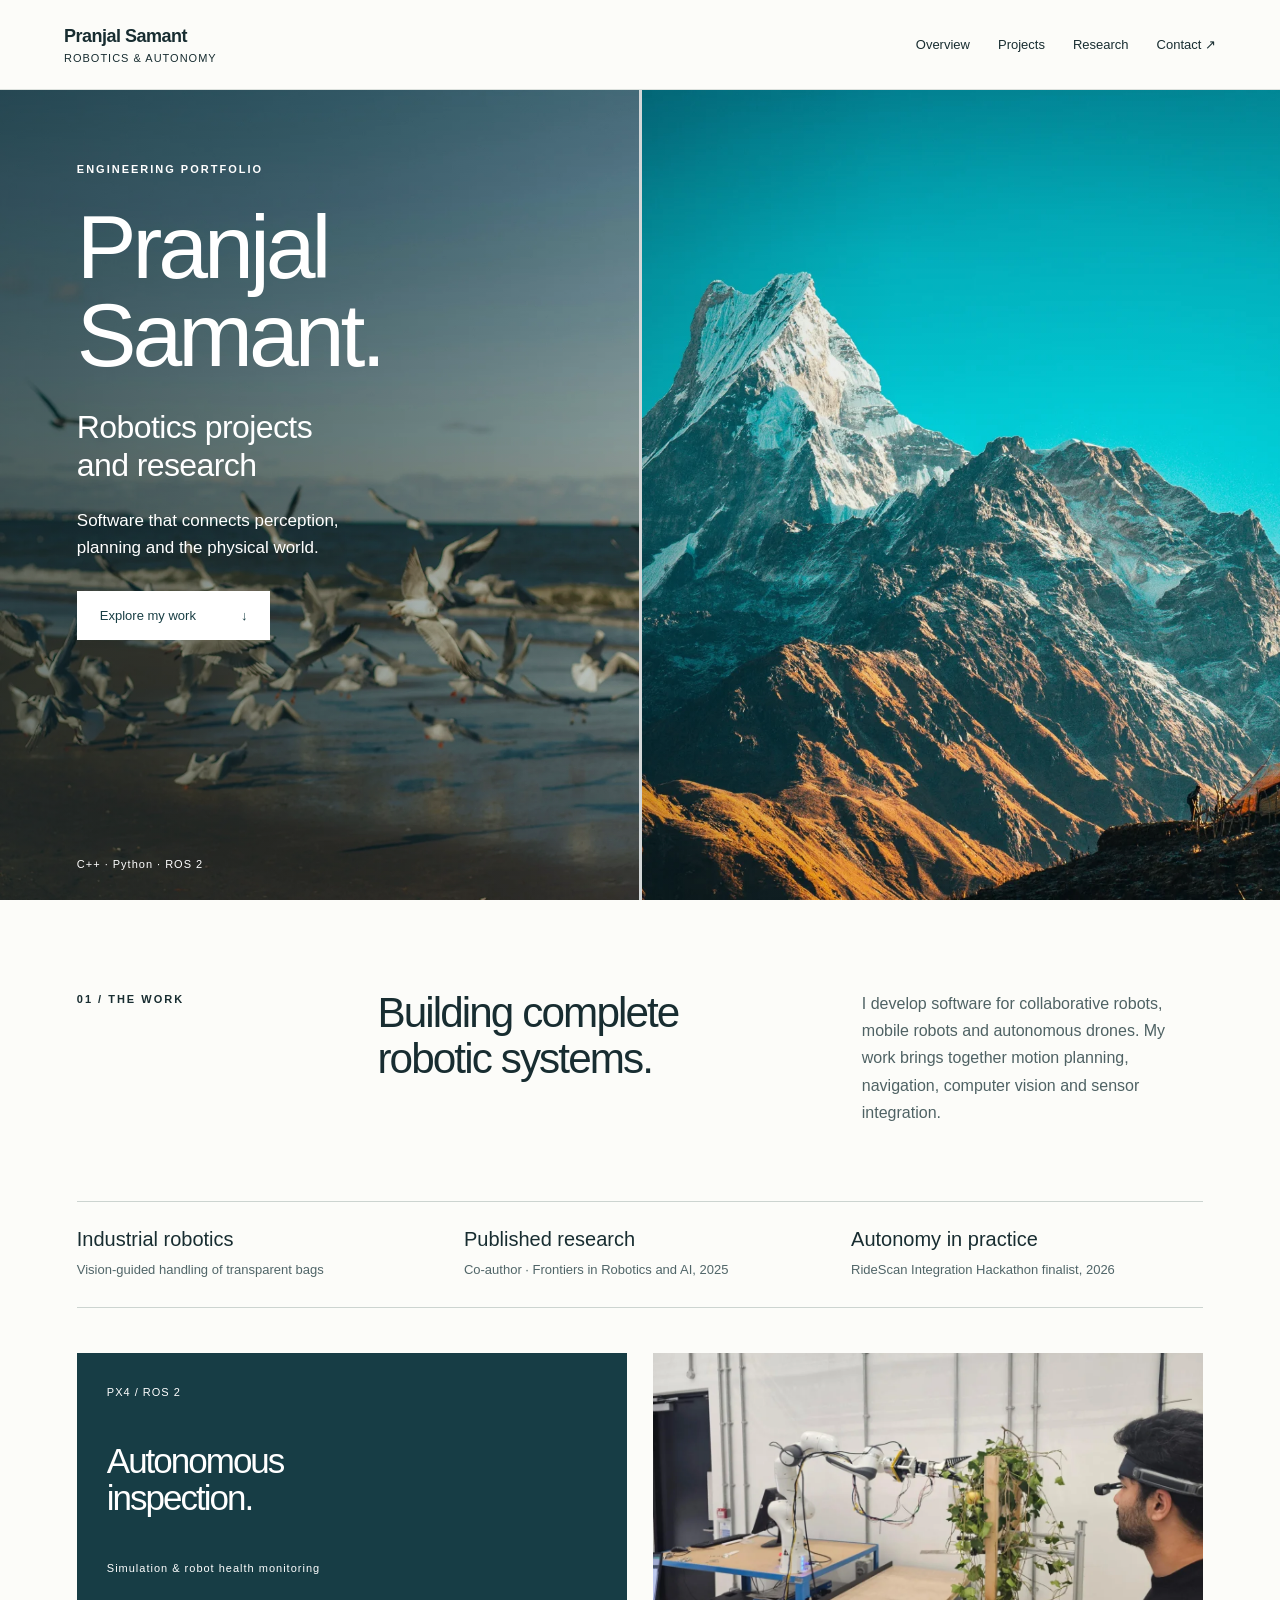
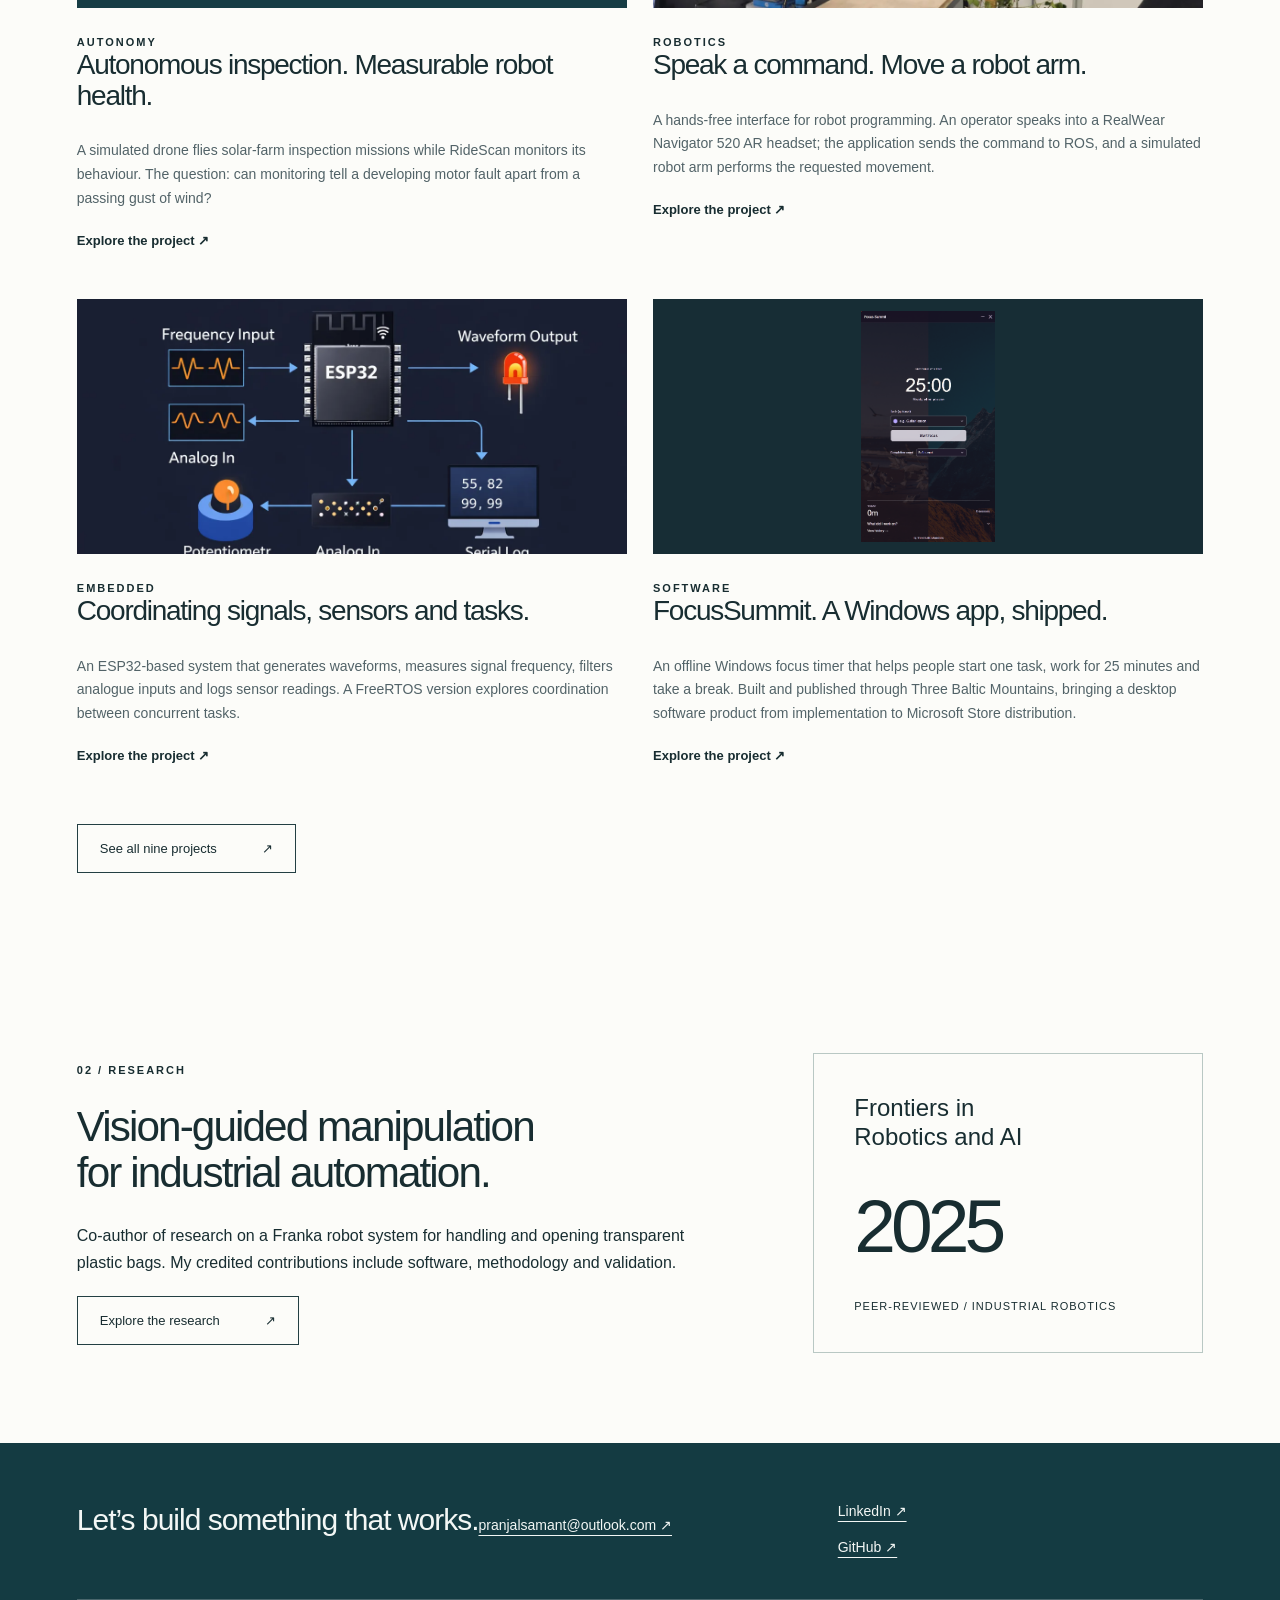
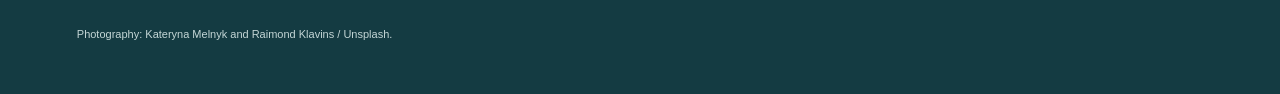
<file: index.html>
<!doctype html><html lang="en"><head><meta charset="utf-8"><meta name="viewport" content="width=device-width,initial-scale=1"><title>Robotics Projects & Research | Pranjal Samant</title><meta name="description" content="Pranjal Samant — robotics software, autonomous systems and embedded integration. Explore robotics projects and published research."><meta name="theme-color" content="#143d44"><meta property="og:title" content="Robotics Projects & Research | Pranjal Samant"><meta property="og:description" content="Pranjal Samant — robotics software, autonomous systems and embedded integration. Explore robotics projects and published research."><meta property="og:image" content="https://pranjalsamant1.github.io/assets/images/mountain.webp"><link rel="stylesheet" href="assets/site.css"><script defer src="assets/site.js"></script></head><body><a class="skip" href="#main">Skip to content</a><header class="nav"><a class="wordmark" href="index.html">Pranjal Samant<span>Robotics & autonomy</span></a><nav aria-label="Main navigation"><a href="index.html#work">Overview</a><a href="projects.html">Projects</a><a href="publications.html">Research</a><a href="mailto:pranjalsamant@outlook.com">Contact ↗</a></nav></header><main id="main"><section class="hero" aria-labelledby="intro-title"><div class="heroimages" aria-hidden="true"><img src="assets/images/coast.webp" width="1200" height="1800" alt="" fetchpriority="high"><img src="assets/images/mountain.webp" width="1800" height="1200" alt=""></div><div class="herocopy"><p class="eyebrow">Engineering portfolio</p><h1 id="intro-title">Pranjal<br>Samant.</h1><p class="herorole">Robotics projects<br>and research</p><p class="herodesc">Software that connects perception,<br>planning and the physical world.</p><a class="button light" href="#work">Explore my work <span>↓</span></a></div><div class="herofoot"><span>C++ · Python · ROS 2</span></div></section><section id="work" class="section"><div class="sectionhead"><p class="eyebrow">01 / The work</p><h2>Building complete<br>robotic systems.</h2><p>I develop software for collaborative robots, mobile robots and autonomous drones. My work brings together motion planning, navigation, computer vision and sensor integration.</p></div><div class="proof"><div><strong>Industrial robotics</strong><span>Vision-guided handling of transparent bags</span></div><div><strong>Published research</strong><span>Co-author · Frontiers in Robotics and AI, 2025</span></div><div><strong>Autonomy in practice</strong><span>RideScan Integration Hackathon finalist, 2026</span></div></div><div class="previews"><article class="preview"><a href="projects.html#drone"><div class="drone-art"><span>PX4 / ROS 2</span><strong>Autonomous<br>inspection.</strong><small>Simulation & robot health monitoring</small></div><div class="previewcopy"><span class="eyebrow">Autonomy</span><h3>Autonomous inspection. Measurable robot health.</h3><p>A simulated drone flies solar-farm inspection missions while RideScan monitors its behaviour. The question: can monitoring tell a developing motor fault apart from a passing gust of wind?</p><span class="textlink">Explore the project ↗</span></div></a></article><article class="preview"><a href="projects.html#ar"><img src="assets/images/live_test.webp" alt="RealWear headset and robotic arm project demonstration" loading="lazy" width="900" height="600"><div class="previewcopy"><span class="eyebrow">Robotics</span><h3>Speak a command. Move a robot arm.</h3><p>A hands-free interface for robot programming. An operator speaks into a RealWear Navigator 520 AR headset; the application sends the command to ROS, and a simulated robot arm performs the requested movement.</p><span class="textlink">Explore the project ↗</span></div></a></article><article class="preview"><a href="projects.html#embedded"><img src="assets/images/architecture.webp" alt="Embedded system architecture diagram" loading="lazy" width="900" height="600"><div class="previewcopy"><span class="eyebrow">Embedded</span><h3>Coordinating signals, sensors and tasks.</h3><p>An ESP32-based system that generates waveforms, measures signal frequency, filters analogue inputs and logs sensor readings. A FreeRTOS version explores coordination between concurrent tasks.</p><span class="textlink">Explore the project ↗</span></div></a></article><article class="preview"><a href="projects.html#focussummit"><img src="assets/images/focussummit-latest.webp" alt="Latest FocusSummit app screenshot showing the focus timer, task input, completion sound and session history" loading="lazy" width="900" height="600"><div class="previewcopy"><span class="eyebrow">Software</span><h3>FocusSummit. A Windows app, shipped.</h3><p>An offline Windows focus timer that helps people start one task, work for 25 minutes and take a break. Built and published through Three Baltic Mountains, bringing a desktop software product from implementation to Microsoft Store distribution.</p><span class="textlink">Explore the project ↗</span></div></a></article></div><a class="button" href="projects.html">See all nine projects <span>↗</span></a></section><section class="section researchteaser"><div><p class="eyebrow">02 / Research</p><h2>Vision-guided manipulation<br>for industrial automation.</h2><p>Co-author of research on a Franka robot system for handling and opening transparent plastic bags. My credited contributions include software, methodology and validation.</p><a class="button" href="publications.html">Explore the research <span>↗</span></a></div><div class="paperlabel"><span>Frontiers in<br>Robotics and AI</span><strong>2025</strong><small>Peer-reviewed / Industrial robotics</small></div></section></main><footer><div><strong>Let’s build something that works.</strong><a href="mailto:pranjalsamant@outlook.com">pranjalsamant@outlook.com ↗</a></div><div class="footerlinks"><a href="https://www.linkedin.com/in/pranjal-samant/">LinkedIn ↗</a><a href="https://github.com/pranjalsamant1">GitHub ↗</a></div><p class="credit">Photography: Kateryna Melnyk and Raimond Klavins / Unsplash.</p></footer></body></html>
</file>
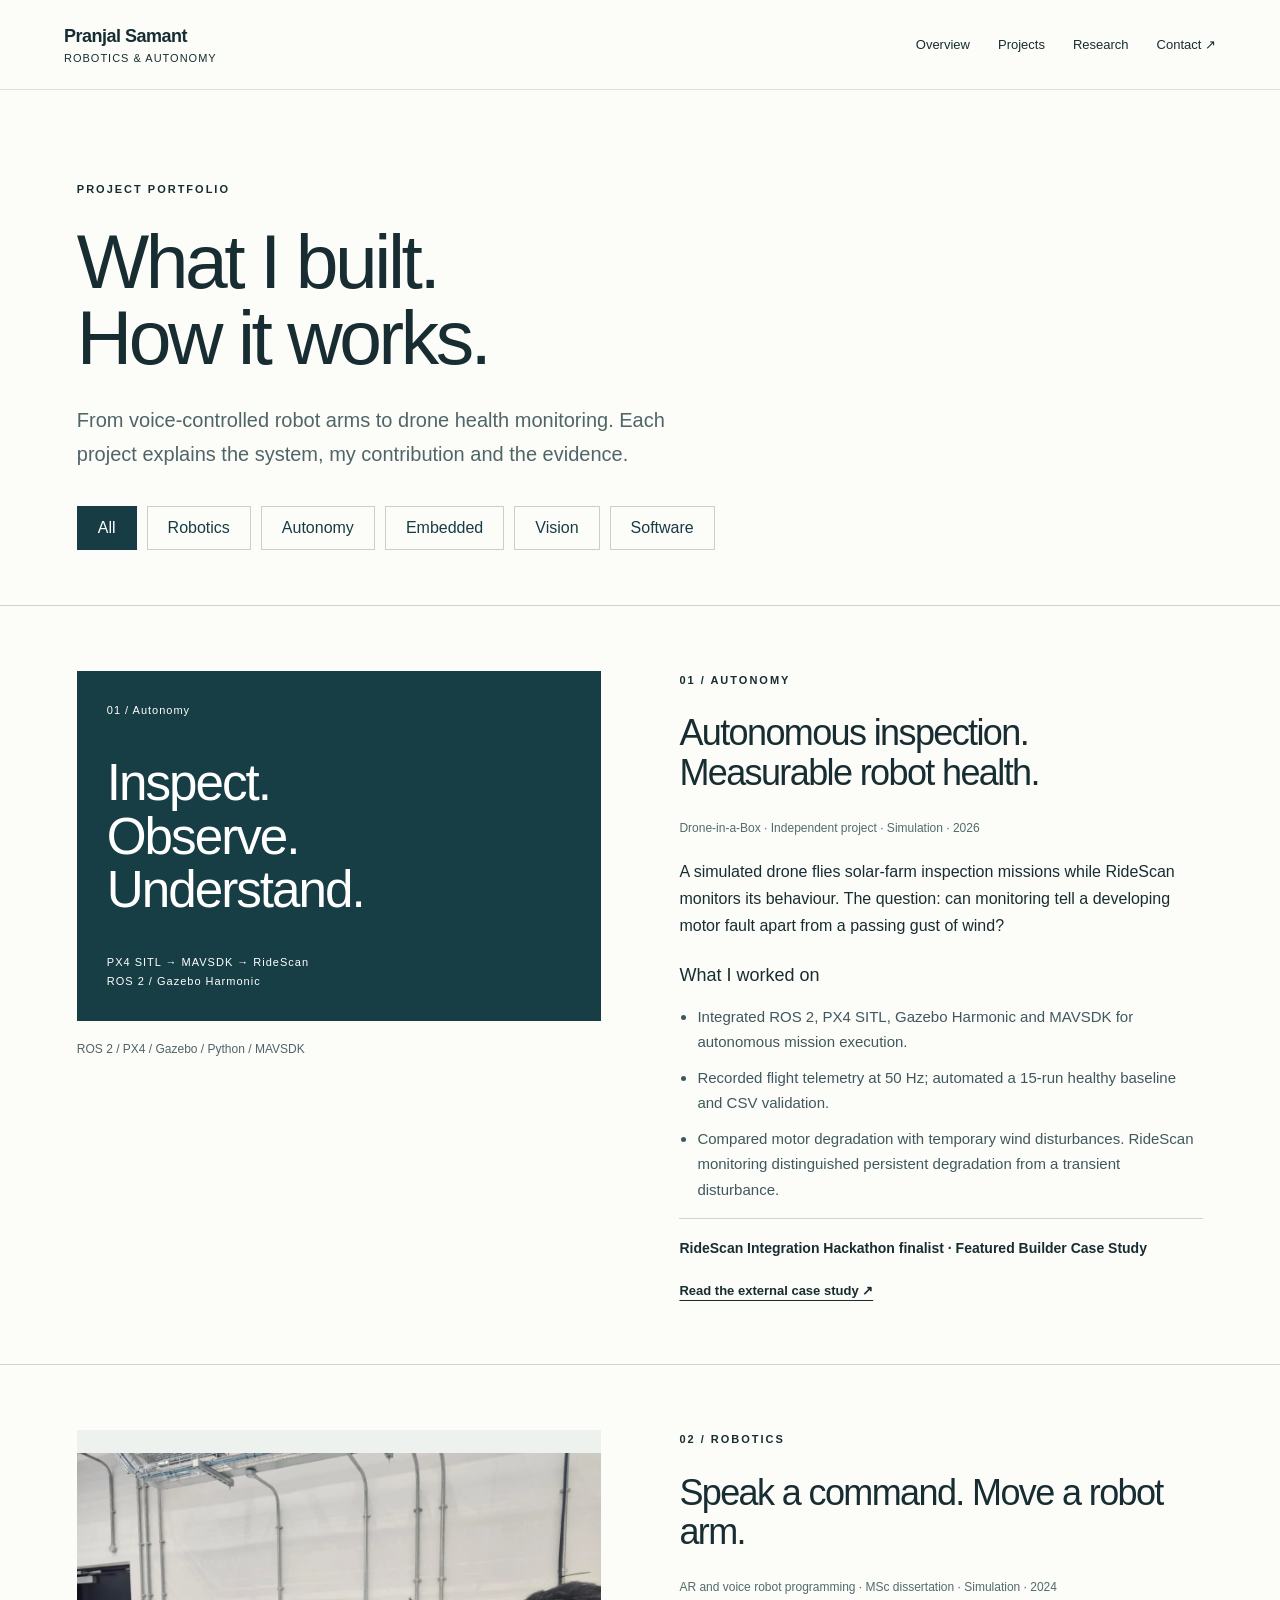
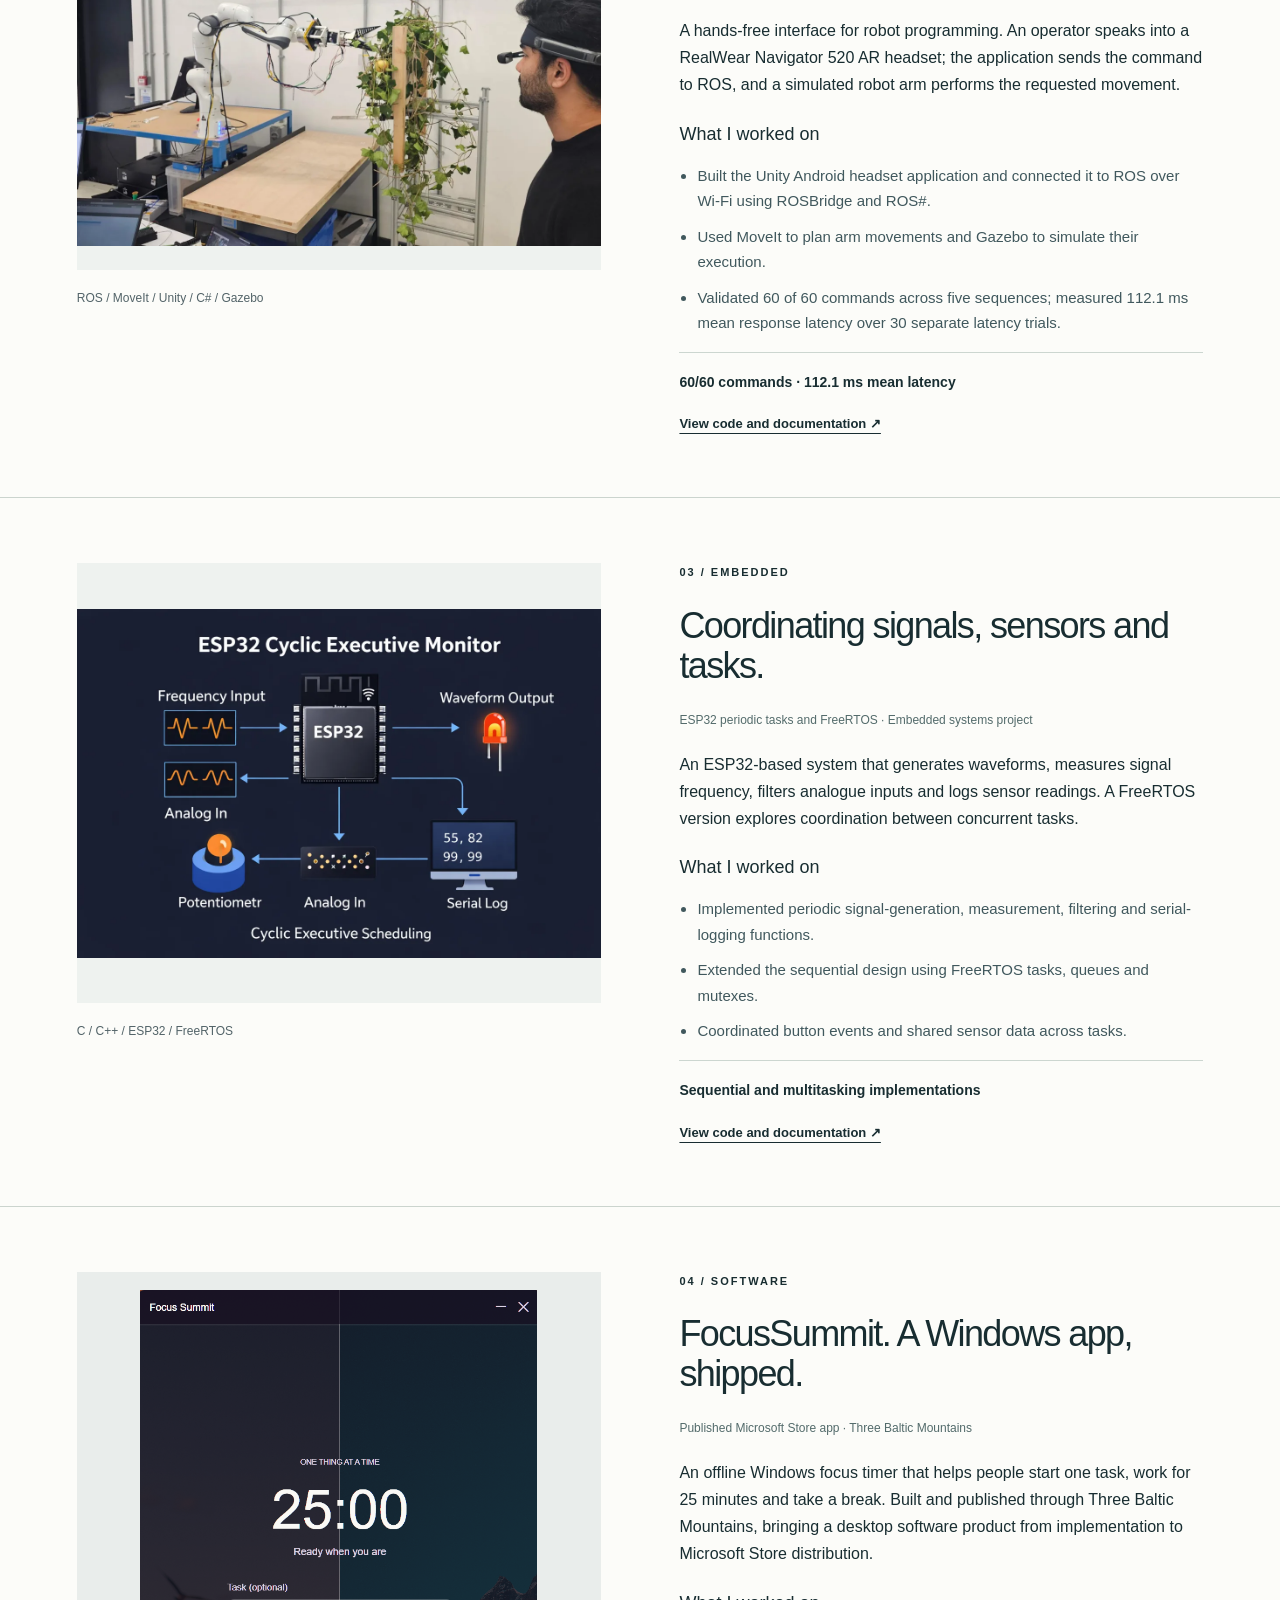
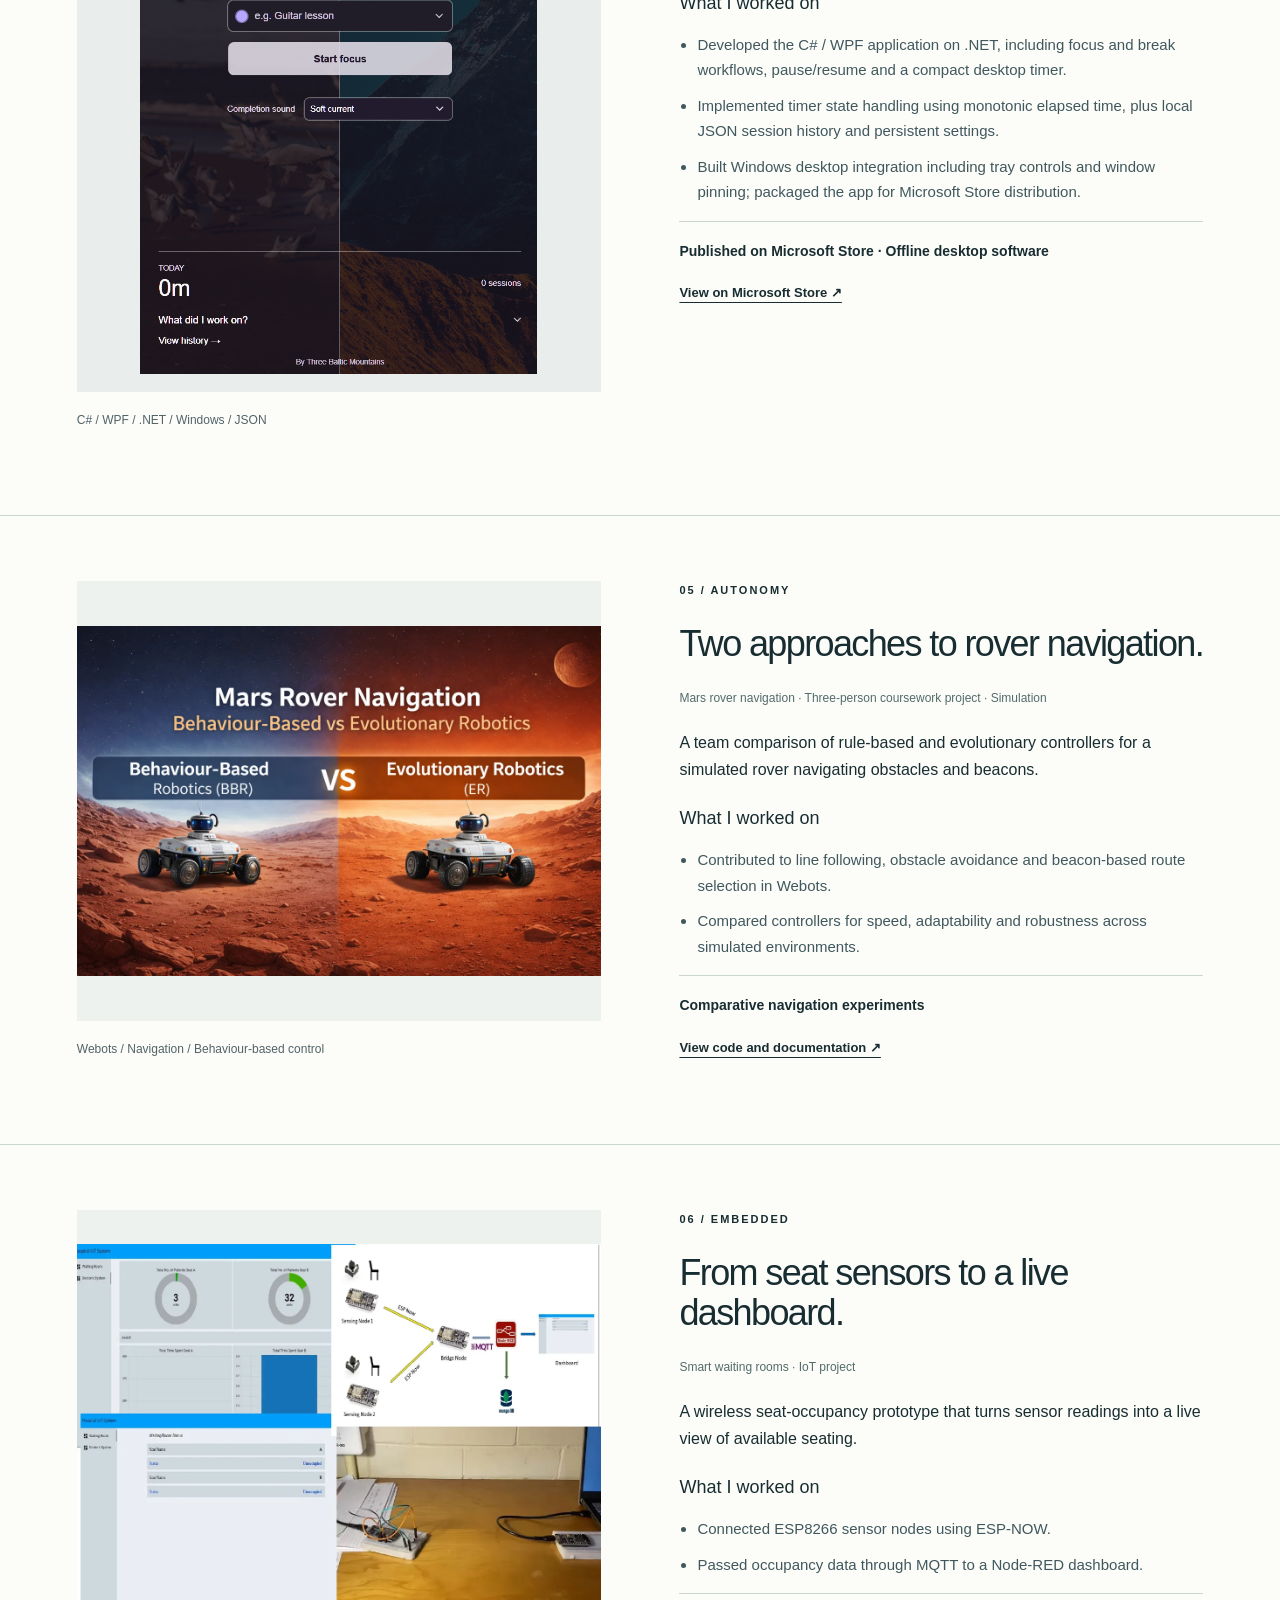
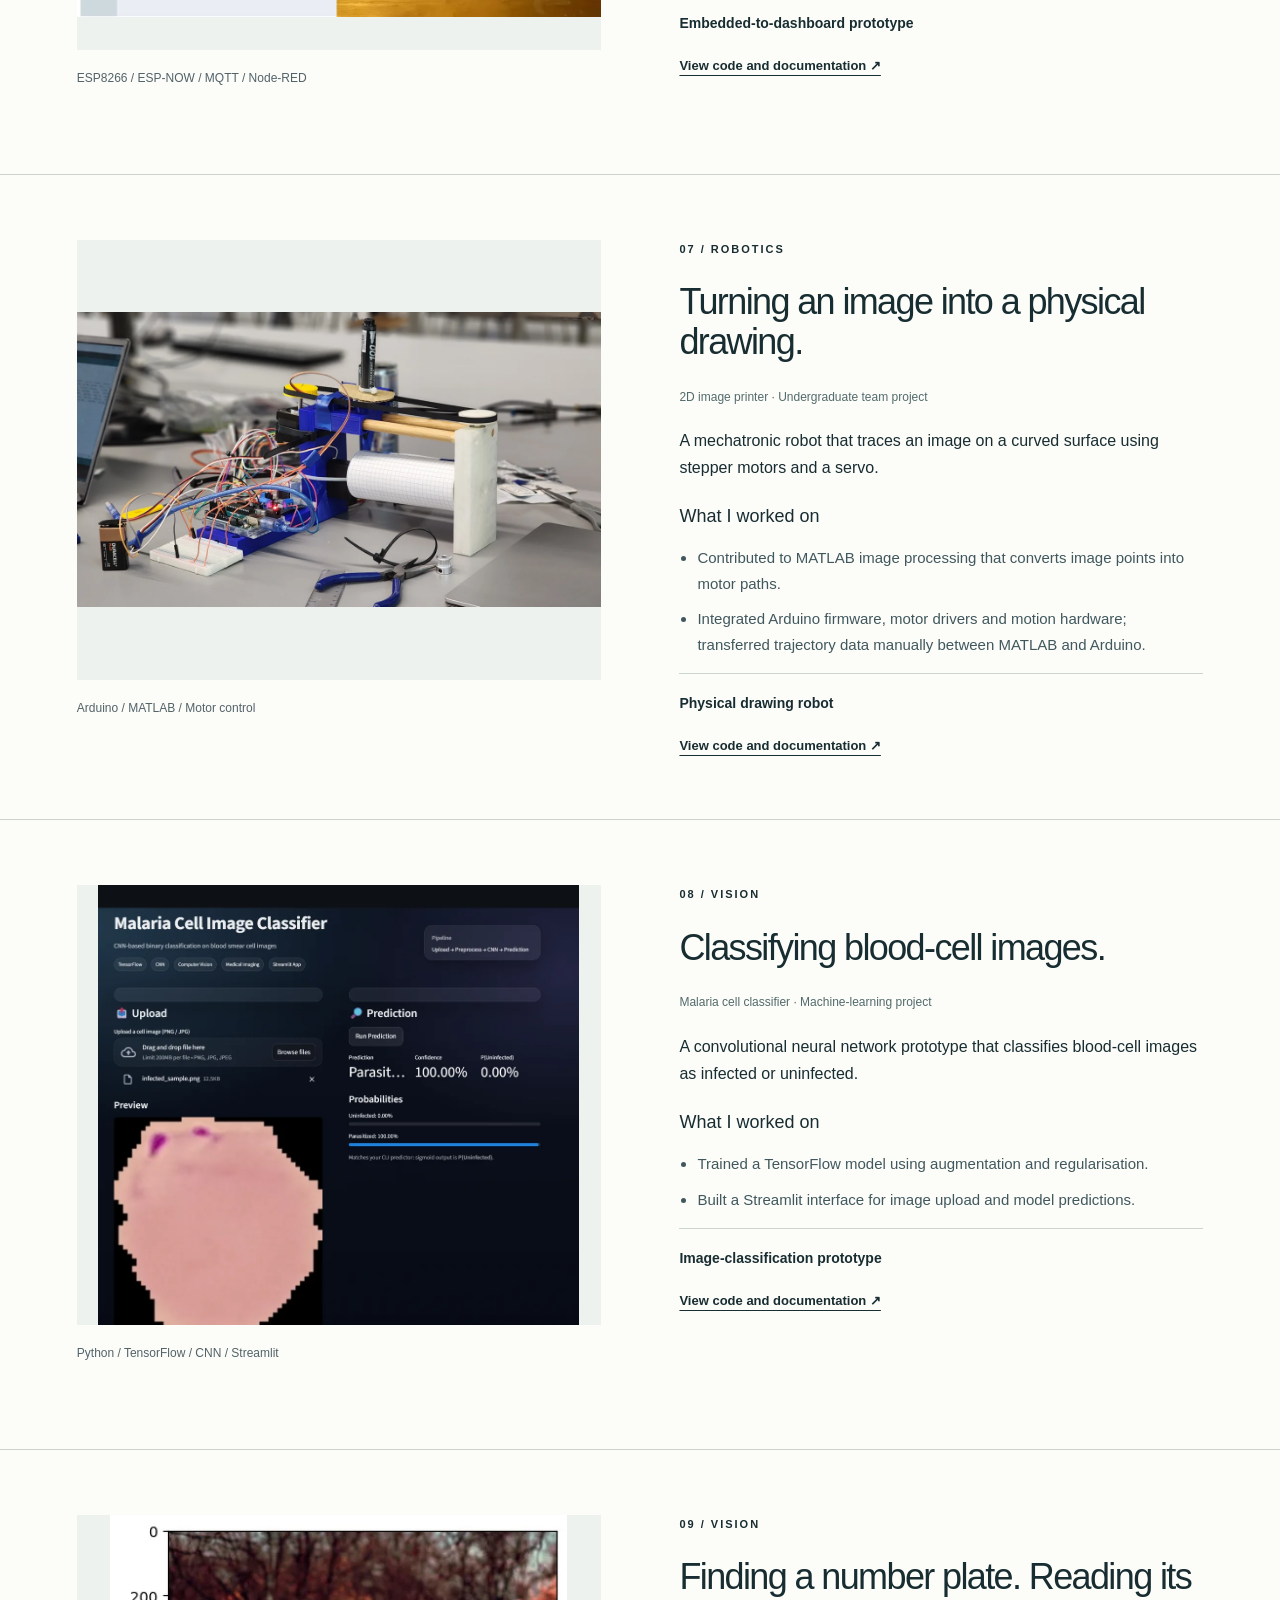
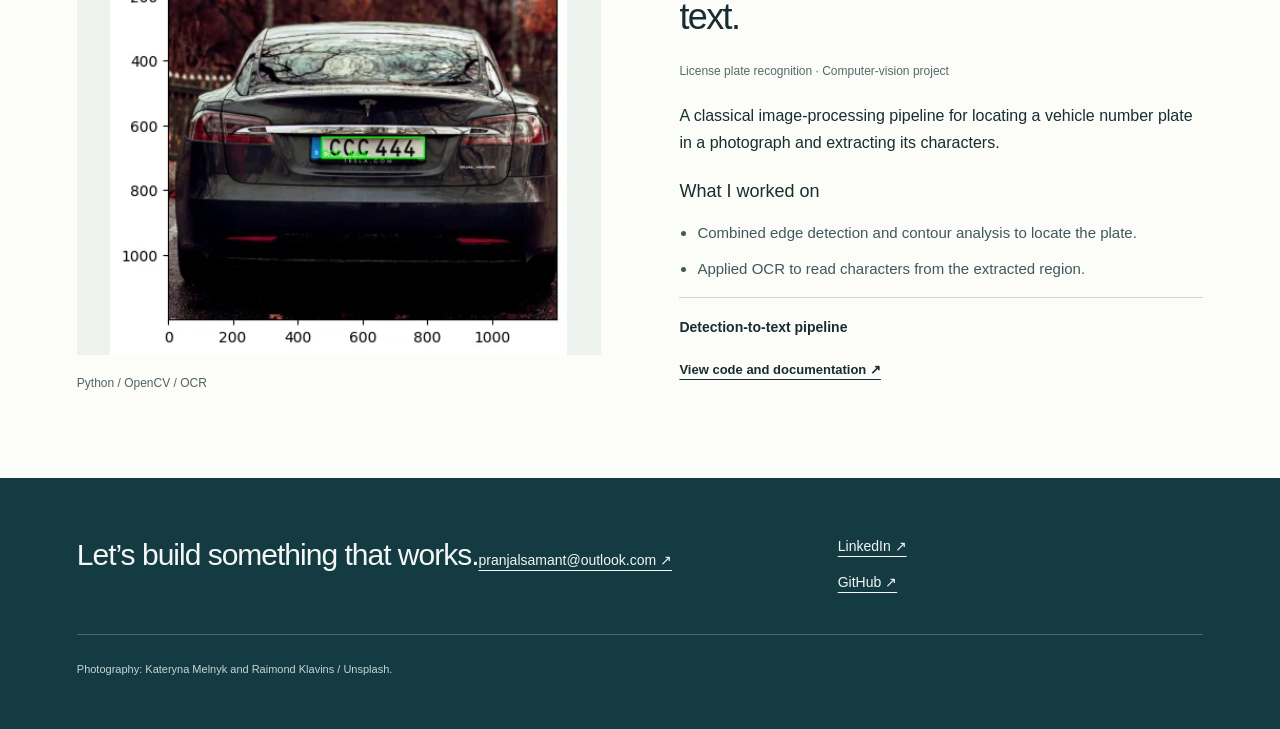
<file: projects.html>
<!doctype html><html lang="en"><head><meta charset="utf-8"><meta name="viewport" content="width=device-width,initial-scale=1"><title>Robotics Projects | Pranjal Samant</title><meta name="description" content="Explore Pranjal Samant’s robotics, drone autonomy, embedded systems and computer vision projects, with implementation details and results."><meta name="theme-color" content="#143d44"><meta property="og:title" content="Robotics Projects | Pranjal Samant"><meta property="og:description" content="Explore Pranjal Samant’s robotics, drone autonomy, embedded systems and computer vision projects, with implementation details and results."><meta property="og:image" content="https://pranjalsamant1.github.io/assets/images/mountain.webp"><link rel="stylesheet" href="assets/site.css"><script defer src="assets/site.js"></script></head><body><a class="skip" href="#main">Skip to content</a><header class="nav"><a class="wordmark" href="index.html">Pranjal Samant<span>Robotics & autonomy</span></a><nav aria-label="Main navigation"><a href="index.html#work">Overview</a><a href="projects.html">Projects</a><a href="publications.html">Research</a><a href="mailto:pranjalsamant@outlook.com">Contact ↗</a></nav></header><main id="main"><section class="section pageintro"><p class="eyebrow">Project portfolio</p><h1>What I built.<br>How it works.</h1><p class="lead">From voice-controlled robot arms to drone health monitoring. Each project explains the system, my contribution and the evidence.</p><div class="filters" role="group" aria-label="Filter projects"><button type="button" data-filter="All" aria-pressed="true">All</button><button type="button" data-filter="Robotics" aria-pressed="false">Robotics</button><button type="button" data-filter="Autonomy" aria-pressed="false">Autonomy</button><button type="button" data-filter="Embedded" aria-pressed="false">Embedded</button><button type="button" data-filter="Vision" aria-pressed="false">Vision</button><button type="button" data-filter="Software" aria-pressed="false">Software</button></div><p id="filter-status" class="sr" aria-live="polite"></p></section><div class="projectlist"><article id="drone" class="case section" data-category="Autonomy"><div class="casevisual"><div class="drone-art"><span>01 / Autonomy</span><strong>Inspect.<br>Observe.<br>Understand.</strong><small>PX4 SITL → MAVSDK → RideScan<br>ROS 2 / Gazebo Harmonic</small></div><p>ROS 2 / PX4 / Gazebo / Python / MAVSDK</p></div><div class="casecopy"><p class="eyebrow">01 / Autonomy</p><h2>Autonomous inspection. Measurable robot health.</h2><p class="projectmeta">Drone-in-a-Box · Independent project · Simulation · 2026</p><p>A simulated drone flies solar-farm inspection missions while RideScan monitors its behaviour. The question: can monitoring tell a developing motor fault apart from a passing gust of wind?</p><h3>What I worked on</h3><ul><li>Integrated ROS 2, PX4 SITL, Gazebo Harmonic and MAVSDK for autonomous mission execution.</li><li>Recorded flight telemetry at 50 Hz; automated a 15-run healthy baseline and CSV validation.</li><li>Compared motor degradation with temporary wind disturbances. RideScan monitoring distinguished persistent degradation from a transient disturbance.</li></ul><p class="outcome">RideScan Integration Hackathon finalist · Featured Builder Case Study</p><a class="textlink" href="https://www.ridescan.ai/pranjal-samant">Read the external case study ↗</a></div></article><article id="ar" class="case section" data-category="Robotics"><div class="casevisual"><img src="assets/images/live_test.webp" alt="RealWear headset and robotic arm project demonstration" loading="lazy" width="1200" height="900"><p>ROS / MoveIt / Unity / C# / Gazebo</p></div><div class="casecopy"><p class="eyebrow">02 / Robotics</p><h2>Speak a command. Move a robot arm.</h2><p class="projectmeta">AR and voice robot programming · MSc dissertation · Simulation · 2024</p><p>A hands-free interface for robot programming. An operator speaks into a RealWear Navigator 520 AR headset; the application sends the command to ROS, and a simulated robot arm performs the requested movement.</p><h3>What I worked on</h3><ul><li>Built the Unity Android headset application and connected it to ROS over Wi-Fi using ROSBridge and ROS#.</li><li>Used MoveIt to plan arm movements and Gazebo to simulate their execution.</li><li>Validated 60 of 60 commands across five sequences; measured 112.1 ms mean response latency over 30 separate latency trials.</li></ul><p class="outcome">60/60 commands · 112.1 ms mean latency</p><a class="textlink" href="https://github.com/pranjalsamant1/Robotic_Arm_Application">View code and documentation ↗</a></div></article><article id="embedded" class="case section" data-category="Embedded"><div class="casevisual"><img src="assets/images/architecture.webp" alt="Embedded system architecture diagram" loading="lazy" width="1200" height="900"><p>C / C++ / ESP32 / FreeRTOS</p></div><div class="casecopy"><p class="eyebrow">03 / Embedded</p><h2>Coordinating signals, sensors and tasks.</h2><p class="projectmeta">ESP32 periodic tasks and FreeRTOS · Embedded systems project</p><p>An ESP32-based system that generates waveforms, measures signal frequency, filters analogue inputs and logs sensor readings. A FreeRTOS version explores coordination between concurrent tasks.</p><h3>What I worked on</h3><ul><li>Implemented periodic signal-generation, measurement, filtering and serial-logging functions.</li><li>Extended the sequential design using FreeRTOS tasks, queues and mutexes.</li><li>Coordinated button events and shared sensor data across tasks.</li></ul><p class="outcome">Sequential and multitasking implementations</p><a class="textlink" href="https://github.com/pranjalsamant1/FreeRTOS_Project">View code and documentation ↗</a></div></article><article id="focussummit" class="case section" data-category="Software"><div class="casevisual"><img src="assets/images/focussummit-latest.webp" alt="Latest FocusSummit app screenshot showing the focus timer, task input, completion sound and session history" loading="lazy" width="1200" height="900"><p>C# / WPF / .NET / Windows / JSON</p></div><div class="casecopy"><p class="eyebrow">04 / Software</p><h2>FocusSummit. A Windows app, shipped.</h2><p class="projectmeta">Published Microsoft Store app · Three Baltic Mountains</p><p>An offline Windows focus timer that helps people start one task, work for 25 minutes and take a break. Built and published through Three Baltic Mountains, bringing a desktop software product from implementation to Microsoft Store distribution.</p><h3>What I worked on</h3><ul><li>Developed the C# / WPF application on .NET, including focus and break workflows, pause/resume and a compact desktop timer.</li><li>Implemented timer state handling using monotonic elapsed time, plus local JSON session history and persistent settings.</li><li>Built Windows desktop integration including tray controls and window pinning; packaged the app for Microsoft Store distribution.</li></ul><p class="outcome">Published on Microsoft Store · Offline desktop software</p><a class="textlink" href="https://apps.microsoft.com/detail/9p1zfc7krhl3">View on Microsoft Store ↗</a></div></article><article id="rover" class="case section" data-category="Autonomy"><div class="casevisual"><img src="assets/images/IR_Mars.webp" alt="Mars rover navigation environment in Webots" loading="lazy" width="1200" height="900"><p>Webots / Navigation / Behaviour-based control</p></div><div class="casecopy"><p class="eyebrow">05 / Autonomy</p><h2>Two approaches to rover navigation.</h2><p class="projectmeta">Mars rover navigation · Three-person coursework project · Simulation</p><p>A team comparison of rule-based and evolutionary controllers for a simulated rover navigating obstacles and beacons.</p><h3>What I worked on</h3><ul><li>Contributed to line following, obstacle avoidance and beacon-based route selection in Webots.</li><li>Compared controllers for speed, adaptability and robustness across simulated environments.</li></ul><p class="outcome">Comparative navigation experiments</p><a class="textlink" href="https://github.com/pranjalsamant1/mars-rover-navigation-bbr-er">View code and documentation ↗</a></div></article><article id="iot" class="case section" data-category="Embedded"><div class="casevisual"><img src="assets/images/smart_waiting_room_portfolio.webp" alt="Smart waiting room sensor network diagram" loading="lazy" width="1200" height="900"><p>ESP8266 / ESP-NOW / MQTT / Node-RED</p></div><div class="casecopy"><p class="eyebrow">06 / Embedded</p><h2>From seat sensors to a live dashboard.</h2><p class="projectmeta">Smart waiting rooms · IoT project</p><p>A wireless seat-occupancy prototype that turns sensor readings into a live view of available seating.</p><h3>What I worked on</h3><ul><li>Connected ESP8266 sensor nodes using ESP-NOW.</li><li>Passed occupancy data through MQTT to a Node-RED dashboard.</li></ul><p class="outcome">Embedded-to-dashboard prototype</p><a class="textlink" href="https://github.com/pranjalsamant1/smart-waiting-rooms-iot">View code and documentation ↗</a></div></article><article id="printer" class="case section" data-category="Robotics"><div class="casevisual"><img src="assets/images/2d-image-printer-robot.webp" alt="Arduino drawing robot and curved drawing surface" loading="lazy" width="1200" height="900"><p>Arduino / MATLAB / Motor control</p></div><div class="casecopy"><p class="eyebrow">07 / Robotics</p><h2>Turning an image into a physical drawing.</h2><p class="projectmeta">2D image printer · Undergraduate team project</p><p>A mechatronic robot that traces an image on a curved surface using stepper motors and a servo.</p><h3>What I worked on</h3><ul><li>Contributed to MATLAB image processing that converts image points into motor paths.</li><li>Integrated Arduino firmware, motor drivers and motion hardware; transferred trajectory data manually between MATLAB and Arduino.</li></ul><p class="outcome">Physical drawing robot</p><a class="textlink" href="https://github.com/pranjalsamant1/2D-Image-Printer-Robot">View code and documentation ↗</a></div></article><article id="malaria" class="case section" data-category="Vision"><div class="casevisual"><img src="assets/images/webapp_result.webp" alt="Blood cell classification application" loading="lazy" width="1200" height="900"><p>Python / TensorFlow / CNN / Streamlit</p></div><div class="casecopy"><p class="eyebrow">08 / Vision</p><h2>Classifying blood-cell images.</h2><p class="projectmeta">Malaria cell classifier · Machine-learning project</p><p>A convolutional neural network prototype that classifies blood-cell images as infected or uninfected.</p><h3>What I worked on</h3><ul><li>Trained a TensorFlow model using augmentation and regularisation.</li><li>Built a Streamlit interface for image upload and model predictions.</li></ul><p class="outcome">Image-classification prototype</p><a class="textlink" href="https://github.com/pranjalsamant1/malaria-cell-image-classification">View code and documentation ↗</a></div></article><article id="ocr" class="case section" data-category="Vision"><div class="casevisual"><img src="assets/images/final_output.webp" alt="License plate detection and character recognition output" loading="lazy" width="1200" height="900"><p>Python / OpenCV / OCR</p></div><div class="casecopy"><p class="eyebrow">09 / Vision</p><h2>Finding a number plate. Reading its text.</h2><p class="projectmeta">License plate recognition · Computer-vision project</p><p>A classical image-processing pipeline for locating a vehicle number plate in a photograph and extracting its characters.</p><h3>What I worked on</h3><ul><li>Combined edge detection and contour analysis to locate the plate.</li><li>Applied OCR to read characters from the extracted region.</li></ul><p class="outcome">Detection-to-text pipeline</p><a class="textlink" href="https://github.com/pranjalsamant1/license-plate-recognition-opencv-ocr">View code and documentation ↗</a></div></article></div></main><footer><div><strong>Let’s build something that works.</strong><a href="mailto:pranjalsamant@outlook.com">pranjalsamant@outlook.com ↗</a></div><div class="footerlinks"><a href="https://www.linkedin.com/in/pranjal-samant/">LinkedIn ↗</a><a href="https://github.com/pranjalsamant1">GitHub ↗</a></div><p class="credit">Photography: Kateryna Melnyk and Raimond Klavins / Unsplash.</p></footer></body></html>
</file>
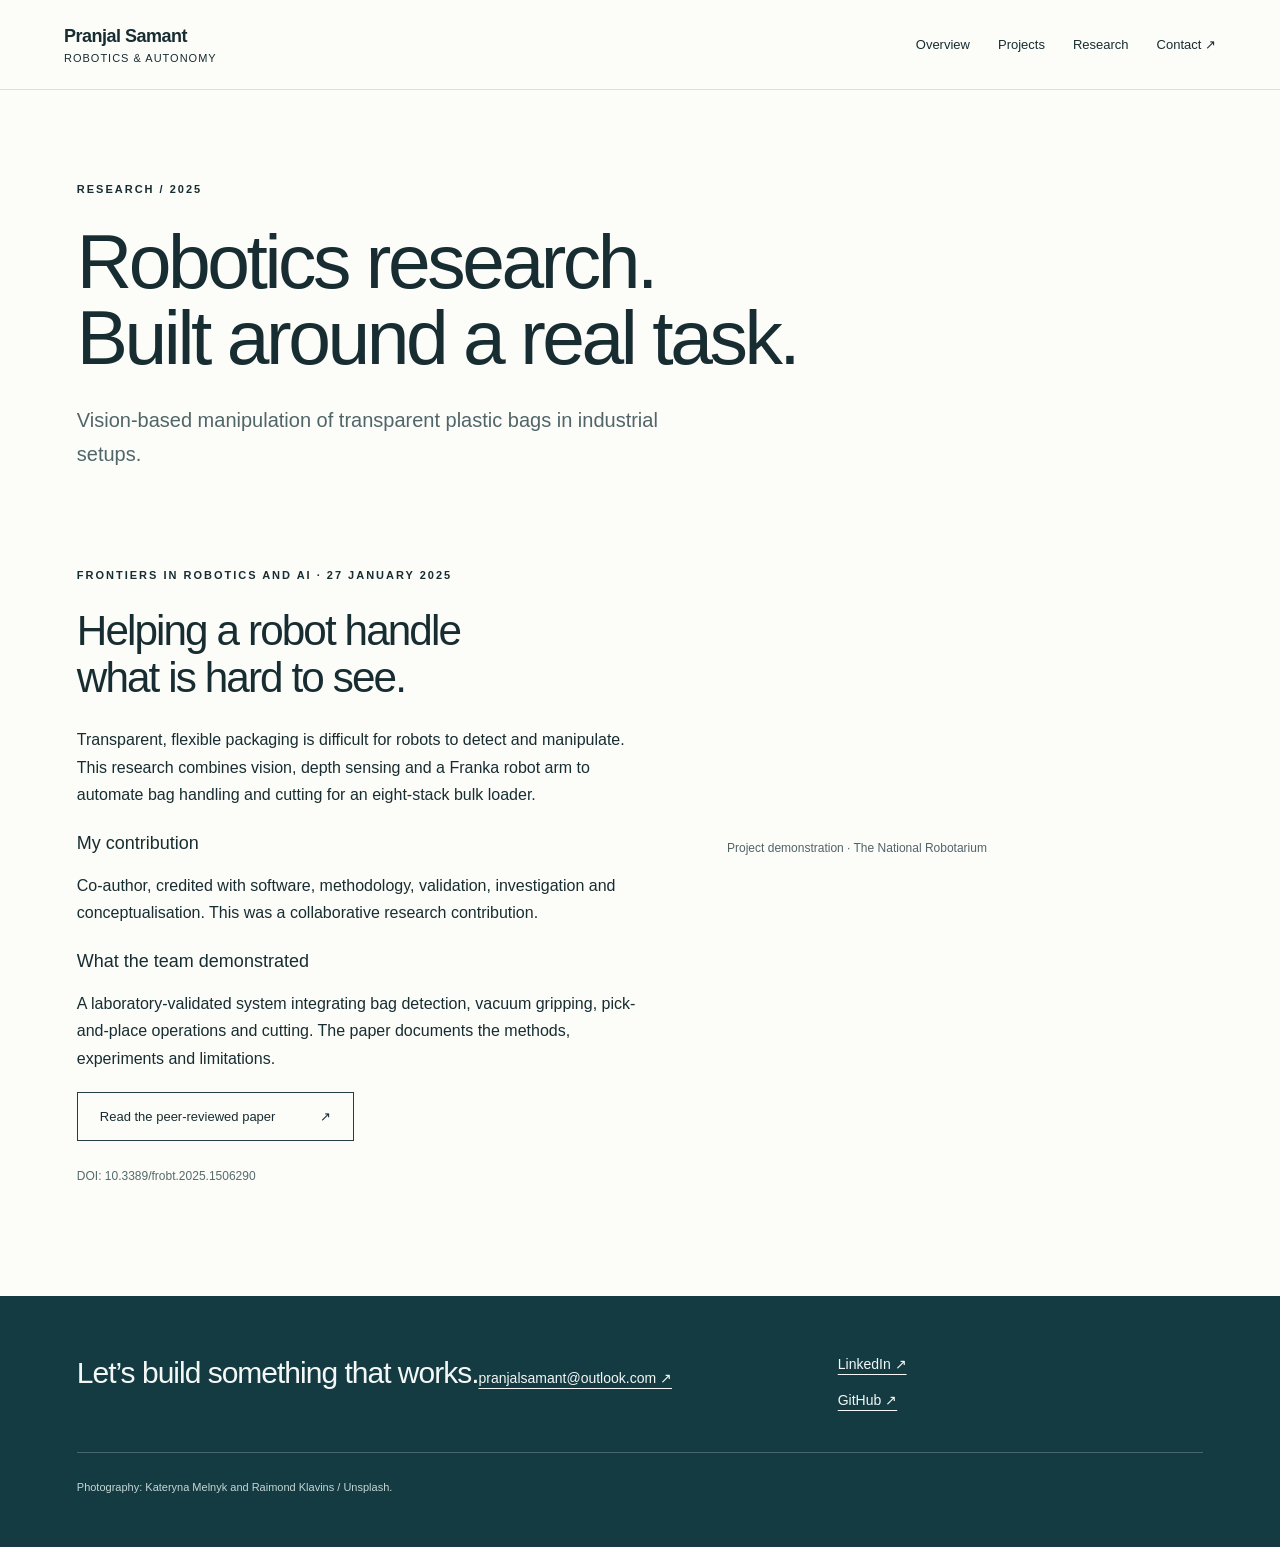
<file: publications.html>
<!doctype html><html lang="en"><head><meta charset="utf-8"><meta name="viewport" content="width=device-width,initial-scale=1"><title>Published Robotics Research | Pranjal Samant</title><meta name="description" content="Peer-reviewed industrial robotics research co-authored by Pranjal Samant. Vision-based manipulation of transparent plastic bags."><meta name="theme-color" content="#143d44"><meta property="og:title" content="Published Robotics Research | Pranjal Samant"><meta property="og:description" content="Peer-reviewed industrial robotics research co-authored by Pranjal Samant. Vision-based manipulation of transparent plastic bags."><meta property="og:image" content="https://pranjalsamant1.github.io/assets/images/mountain.webp"><link rel="stylesheet" href="assets/site.css"><script defer src="assets/site.js"></script></head><body><a class="skip" href="#main">Skip to content</a><header class="nav"><a class="wordmark" href="index.html">Pranjal Samant<span>Robotics & autonomy</span></a><nav aria-label="Main navigation"><a href="index.html#work">Overview</a><a href="projects.html">Projects</a><a href="publications.html">Research</a><a href="mailto:pranjalsamant@outlook.com">Contact ↗</a></nav></header><main id="main"><section class="section pageintro"><p class="eyebrow">Research / 2025</p><h1>Robotics research.<br>Built around a real task.</h1><p class="lead">Vision-based manipulation of transparent plastic bags in industrial setups.</p></section><section class="section paper"><div><p class="eyebrow">Frontiers in Robotics and AI · 27 January 2025</p><h2>Helping a robot handle<br>what is hard to see.</h2><p>Transparent, flexible packaging is difficult for robots to detect and manipulate. This research combines vision, depth sensing and a Franka robot arm to automate bag handling and cutting for an eight-stack bulk loader.</p><h3>My contribution</h3><p>Co-author, credited with software, methodology, validation, investigation and conceptualisation. This was a collaborative research contribution.</p><h3>What the team demonstrated</h3><p>A laboratory-validated system integrating bag detection, vacuum gripping, pick-and-place operations and cutting. The paper documents the methods, experiments and limitations.</p><a class="button" href="https://doi.org/10.3389/frobt.2025.1506290">Read the peer-reviewed paper <span>↗</span></a><p class="note">DOI: 10.3389/frobt.2025.1506290</p></div><div class="video"><iframe src="https://www.youtube-nocookie.com/embed/MXxTeyBVJWg" title="Industrial robotic system demonstration" loading="lazy" allowfullscreen></iframe><p>Project demonstration · The National Robotarium</p></div></section></main><footer><div><strong>Let’s build something that works.</strong><a href="mailto:pranjalsamant@outlook.com">pranjalsamant@outlook.com ↗</a></div><div class="footerlinks"><a href="https://www.linkedin.com/in/pranjal-samant/">LinkedIn ↗</a><a href="https://github.com/pranjalsamant1">GitHub ↗</a></div><p class="credit">Photography: Kateryna Melnyk and Raimond Klavins / Unsplash.</p></footer></body></html>
</file>
<file: assets/site.css>
*{box-sizing:border-box}html{scroll-behavior:smooth;scroll-padding-top:100px}body{margin:0;color:#182d31;background:#fcfcf9;font-family:Helvetica,"Helvetica Neue",Arial,sans-serif;-webkit-font-smoothing:antialiased}a{color:inherit}img{max-width:100%;display:block}button{font:inherit}a:focus-visible,button:focus-visible{outline:3px solid #b65730;outline-offset:6px}.skip{position:absolute;top:-100px;padding:14px;background:white;z-index:20}.skip:focus{top:0}.nav{min-height:90px;padding:22px 5%;display:flex;align-items:center;justify-content:space-between;gap:24px;border-bottom:1px solid #dce1dd;background:#fcfcf9}.wordmark{text-decoration:none;font-size:18px;font-weight:700;letter-spacing:-.5px}.wordmark span{display:block;font-size:11px;font-weight:400;margin-top:5px;letter-spacing:1px;text-transform:uppercase}.nav nav{display:flex;gap:28px;flex-wrap:wrap;font-size:13px}.nav nav a{text-decoration:none}.nav nav a:hover,.textlink:hover{text-decoration:underline;text-underline-offset:5px}.hero{position:relative;min-height:720px;height:calc(100svh - 90px);max-height:1100px;color:white;background:#18414b;isolation:isolate}.heroimages{position:absolute;inset:0;display:grid;grid-template-columns:1fr 1fr;gap:3px;background:white;z-index:-2}.heroimages img{width:100%;height:100%;object-fit:cover;min-height:0}.heroimages img:first-child{object-position:50% 65%}.heroimages img:last-child{object-position:45% 50%}.hero:before{content:"";position:absolute;inset:0;background:linear-gradient(90deg,rgba(9,32,38,.52),rgba(9,32,38,.04) 70%);z-index:-1}.herocopy{padding:70px 6%;max-width:700px}.eyebrow{text-transform:uppercase;letter-spacing:2px;font-size:11px;font-weight:600;margin:0 0 24px}h1,h2,h3,p{margin-top:0}h1,h2,h3{font-weight:500;letter-spacing:-.045em}h1{font-size:clamp(62px,7vw,112px);line-height:.99;margin-bottom:28px}.herorole{font-size:clamp(24px,2.5vw,37px);line-height:1.2;letter-spacing:-.6px;margin-bottom:22px}.herodesc{font-size:17px;line-height:1.6;margin-bottom:30px}.button{display:inline-flex;gap:45px;align-items:center;padding:16px 22px;text-decoration:none;border:1px solid #233f43;font-size:13px;min-height:48px}.button:hover{background:#183e44;color:white}.button.light{border-color:white;background:white;color:#183e44}.button.light:hover{background:#dce9e7}.herofoot{position:absolute;bottom:30px;left:6%;right:6%;display:flex;justify-content:space-between;font-size:11px;letter-spacing:1px}.section{padding:90px 6%;max-width:1600px;margin:auto;scroll-margin-top:20px}.sectionhead{display:grid;grid-template-columns:1fr 1.7fr 1.3fr;gap:38px;align-items:start;margin-bottom:55px}h2{font-size:clamp(32px,3.3vw,51px);line-height:1.1;margin-bottom:25px}p,li{font-size:16px;line-height:1.7}p{margin-bottom:20px}.sectionhead p:last-child{color:#4f6264}.proof{display:grid;grid-template-columns:repeat(3,1fr);gap:35px;border-top:1px solid #ccd4d0;border-bottom:1px solid #ccd4d0;padding:26px 0;margin-bottom:45px}.proof strong{display:block;font-weight:500;font-size:20px;margin-bottom:9px}.proof span{font-size:13px;line-height:1.6;color:#506568}.previews{display:grid;grid-template-columns:repeat(3,minmax(0,1fr));gap:26px;margin-bottom:36px}.preview a{display:block;text-decoration:none}.preview img,.preview .drone-art{width:100%;height:255px;object-fit:cover;background:#e8eeeb}.previewcopy{padding:24px 0}.previewcopy .eyebrow{margin-bottom:15px}.preview h3{font-size:28px;line-height:1.1}.preview p{font-size:14px;line-height:1.7;color:#526368}.textlink{font-size:13px;font-weight:600;text-underline-offset:5px}.tint{background:#eef2ef}.timeline{max-width:1000px;margin-left:auto}.timeline article{display:grid;grid-template-columns:210px 1fr;gap:30px;border-top:1px solid #cbd4ce;padding:26px 0}.dates{font-size:12px;padding-top:5px;color:#526368}.timeline h3{font-size:25px;margin-bottom:8px}.org{font-size:14px;font-weight:600;margin-bottom:12px}.timeline p:last-child{margin-bottom:0}.note{font-size:12px;color:#566b6c;line-height:1.7;margin-top:25px}.researchteaser{display:grid;grid-template-columns:1.6fr 1fr;gap:10%;align-items:center}.paperlabel{border:1px solid #b9c8c4;padding:40px;min-height:300px;display:flex;flex-direction:column;justify-content:space-between}.paperlabel span{font-size:24px;line-height:1.2}.paperlabel strong{font-size:75px;font-weight:400;letter-spacing:-5px}.paperlabel small{font-size:11px;text-transform:uppercase;letter-spacing:1px}footer{background:#143b42;color:#f3f7f5;padding:60px 6% 30px;display:grid;grid-template-columns:2fr 1fr;gap:30px}footer strong{font-size:30px;font-weight:400;letter-spacing:-1px}footer p{font-size:13px;margin-top:14px}footer a{font-size:14px;text-underline-offset:5px}.footerlinks{display:flex;flex-direction:column;gap:20px;align-items:flex-start}.credit{grid-column:1/-1;color:#c4d6d6;font-size:11px;padding-top:25px;border-top:1px solid #49666c}.pageintro{padding-bottom:55px}.pageintro h1{font-size:clamp(52px,6vw,90px);max-width:1000px}.lead{max-width:650px;font-size:20px;color:#506568}.filters{display:flex;flex-wrap:wrap;gap:10px;margin-top:35px}.filters button{border:1px solid #c5d1cd;border-radius:0;padding:12px 20px;background:transparent;color:#173c43;cursor:pointer}.filters button[aria-pressed=true]{background:#173c43;color:white;border-color:#173c43}.case{display:grid;grid-template-columns:1fr 1fr;gap:7%;border-top:1px solid #cbd4ce;padding-top:65px;padding-bottom:65px}.casevisual img{width:100%;max-height:440px;object-fit:contain;background:#eef2ef}.casevisual>p{font-size:12px;margin-top:18px;color:#526368}.casecopy h2{font-size:36px}.projectmeta{font-size:12px;color:#536b6b}.casecopy h3,.paper h3{font-size:18px;letter-spacing:0;margin-top:25px}.casecopy ul{padding-left:18px}.casecopy li{font-size:15px;margin-bottom:10px;color:#40585d}.outcome{border-top:1px solid #ccd6d0;padding-top:18px;font-size:14px;font-weight:600}.drone-art{background:#173d45;color:white;padding:30px;min-height:350px;display:flex;flex-direction:column;justify-content:space-between}.drone-art span,.drone-art small{font-size:11px;letter-spacing:1px;line-height:1.7}.drone-art strong{font-size:clamp(30px,4vw,60px);letter-spacing:-2px;font-weight:400;line-height:1.05}.preview .drone-art{min-height:255px;background:#173d45}.preview .drone-art strong{font-size:35px}.paper{display:grid;grid-template-columns:1.2fr 1fr;gap:7%;padding-top:20px}.video iframe{width:100%;aspect-ratio:16/9;border:0}.video p{font-size:12px;color:#526368}.sr{position:absolute;width:1px;height:1px;padding:0;margin:-1px;overflow:hidden;clip:rect(0,0,0,0);white-space:nowrap;border:0}[hidden]{display:none!important}@media(min-width:1600px){.hero .herocopy{margin-left:calc((100vw - 1500px)/2)}}@media(max-width:1000px){.nav{align-items:flex-start}.nav nav{gap:17px}.sectionhead{grid-template-columns:1fr 2fr}.sectionhead>p:last-child{grid-column:2}.previews{gap:18px}.preview h3{font-size:24px}.preview img,.preview .drone-art{height:210px;min-height:210px}.timeline article{grid-template-columns:170px 1fr}.case{gap:5%}.hero{min-height:720px}}@media(max-width:650px){.nav{padding:20px 6%;display:block}.nav nav{margin-top:18px;gap:18px;font-size:12px}.wordmark span{display:none}.hero{height:760px;min-height:0}.heroimages{grid-template-columns:1fr 1fr}.heroimages img:first-child{object-position:48% 70%}.heroimages img:last-child{object-position:42% 50%}.hero:before{background:linear-gradient(90deg,rgba(8,30,36,.64),rgba(8,30,36,.22))}.herocopy{padding-top:65px}.herocopy h1{font-size:69px}.herorole{font-size:26px}.herodesc{font-size:15px}.herofoot{font-size:9px;gap:20px}.section{padding:60px 6%}.sectionhead{display:block;margin-bottom:30px}.sectionhead h2{font-size:37px}.proof{grid-template-columns:1fr;gap:22px}.previews{grid-template-columns:1fr}.preview img,.preview .drone-art{height:270px;min-height:270px}.previewcopy{padding-bottom:30px}.preview h3{font-size:30px}.timeline article{display:block}.timeline .dates{margin-bottom:10px}.researchteaser,.case,.paper{grid-template-columns:1fr;gap:30px}.casecopy h2{font-size:34px}.casevisual{order:2}.casecopy{order:1}.drone-art{min-height:290px}.case{padding-top:45px;padding-bottom:45px}.pageintro h1{font-size:52px}.pageintro .lead{font-size:18px}.filters{gap:8px}.filters button{padding:12px 15px}.paperlabel{min-height:260px}footer{grid-template-columns:1fr;padding-top:45px}footer strong{font-size:27px}.credit{margin-bottom:0}}@media(prefers-reduced-motion:reduce){html{scroll-behavior:auto}}

/* Show the full supplied app screenshot without cropping the interface. */
.previews{grid-template-columns:repeat(2,minmax(0,1fr))}
.preview img[src$="focussummit-latest.webp"]{object-fit:contain;background:#172d35;padding:12px}
#focussummit .casevisual img{max-height:720px;object-fit:contain;padding:18px;background:#e9edeb}
@media(max-width:650px){.previews{grid-template-columns:1fr}#focussummit .casevisual img{max-height:none;padding:12px}}
</file>
